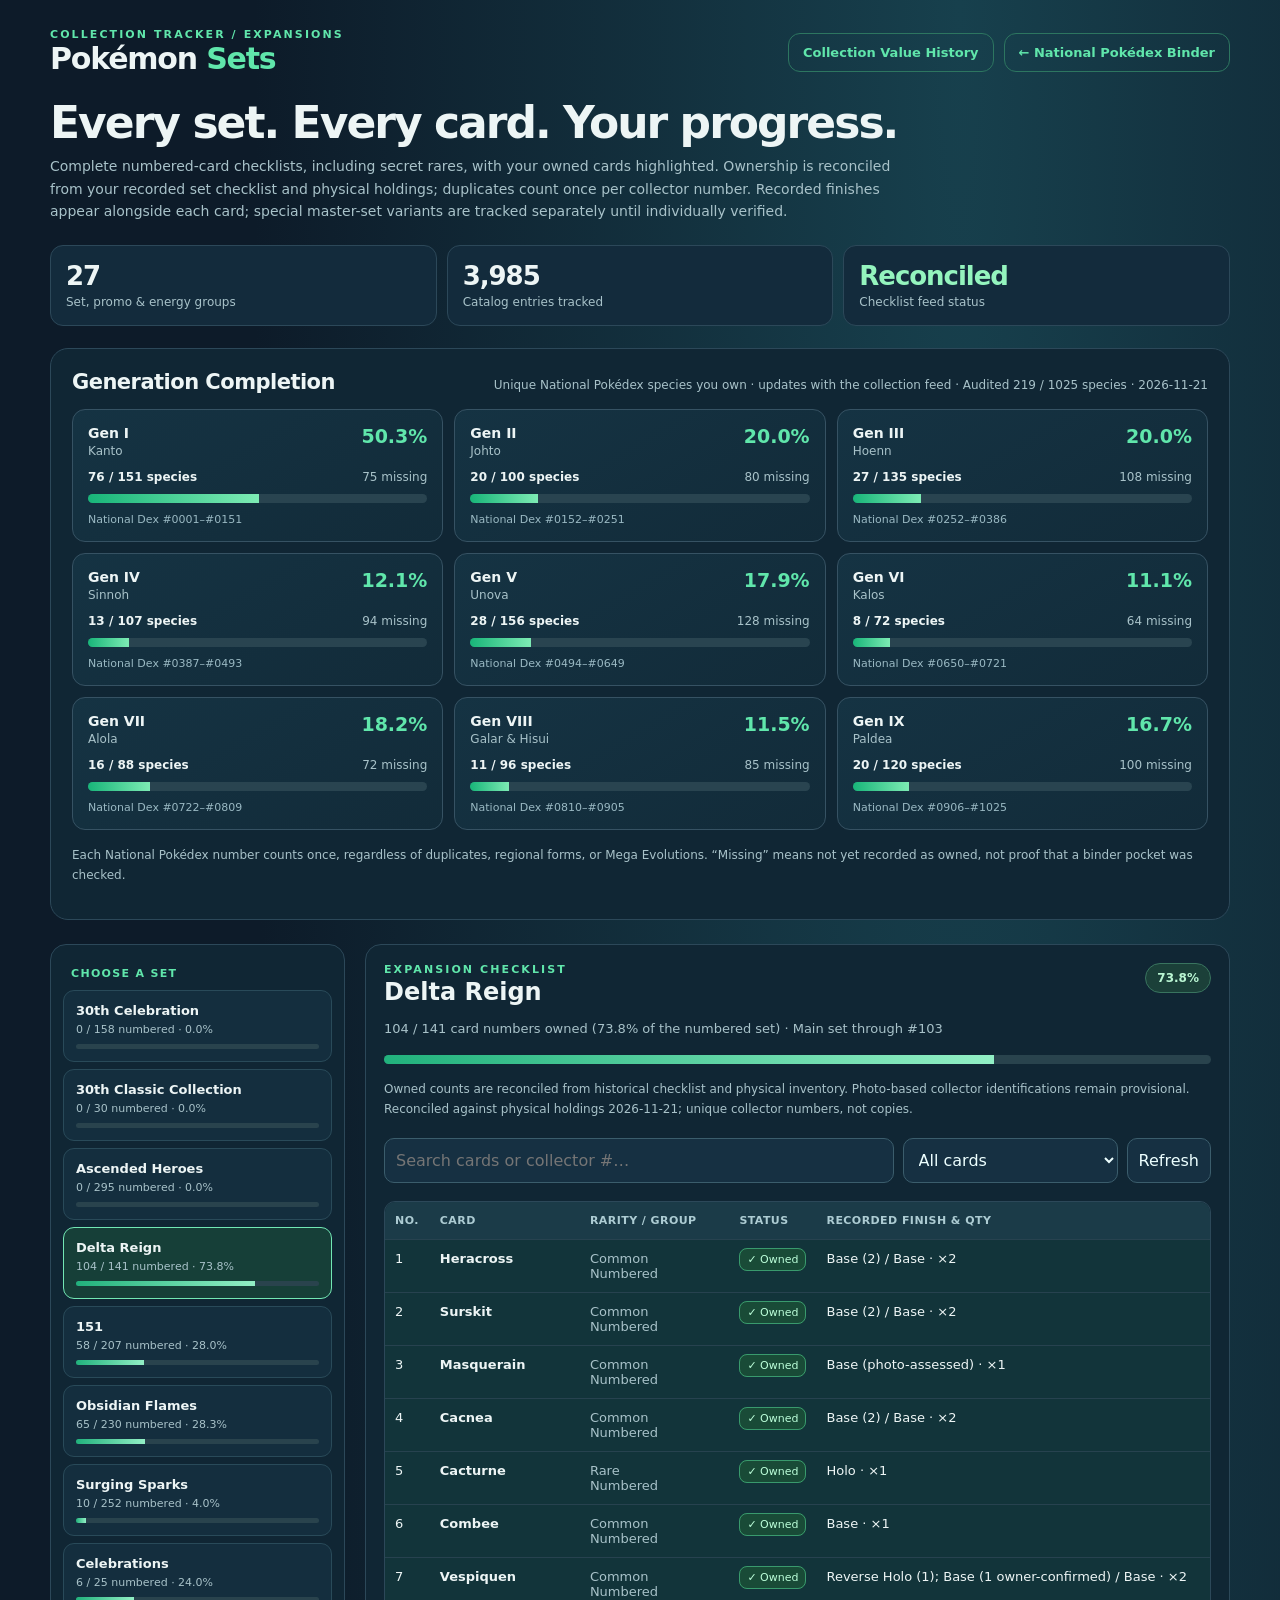
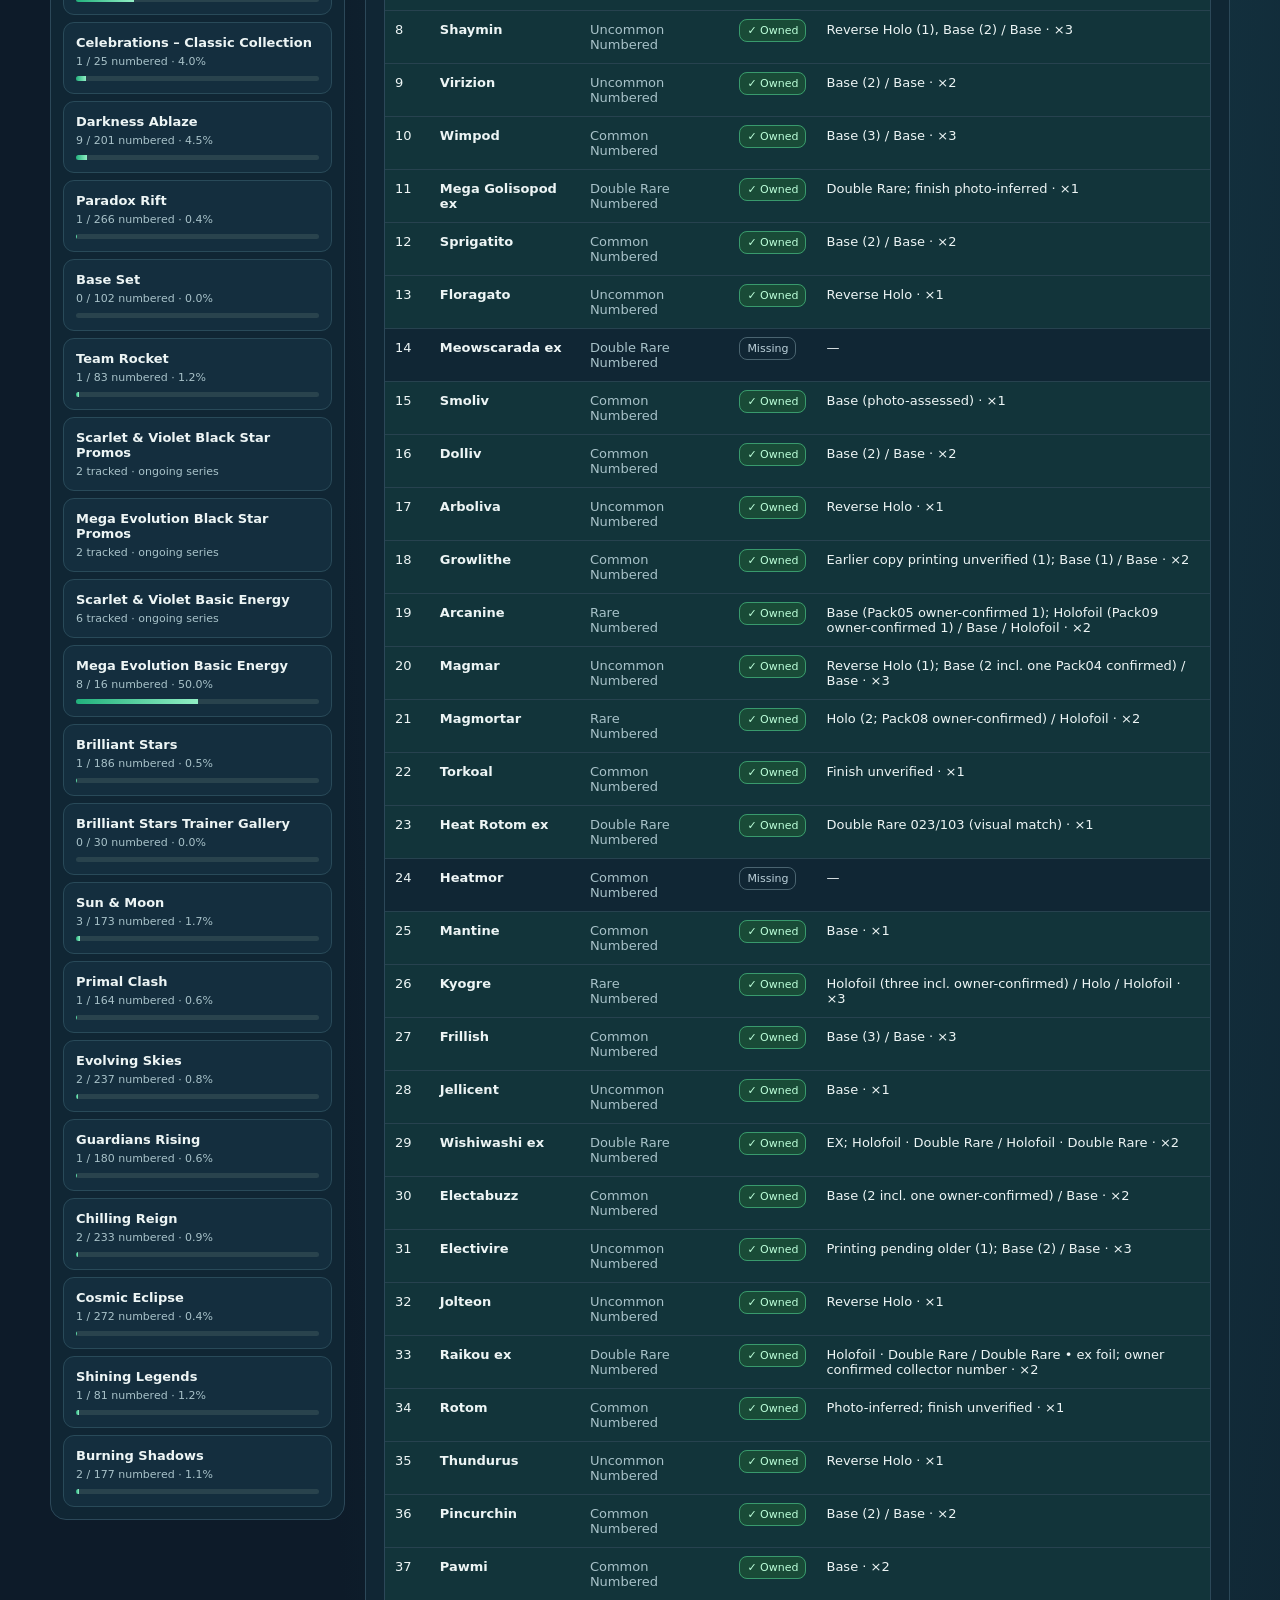
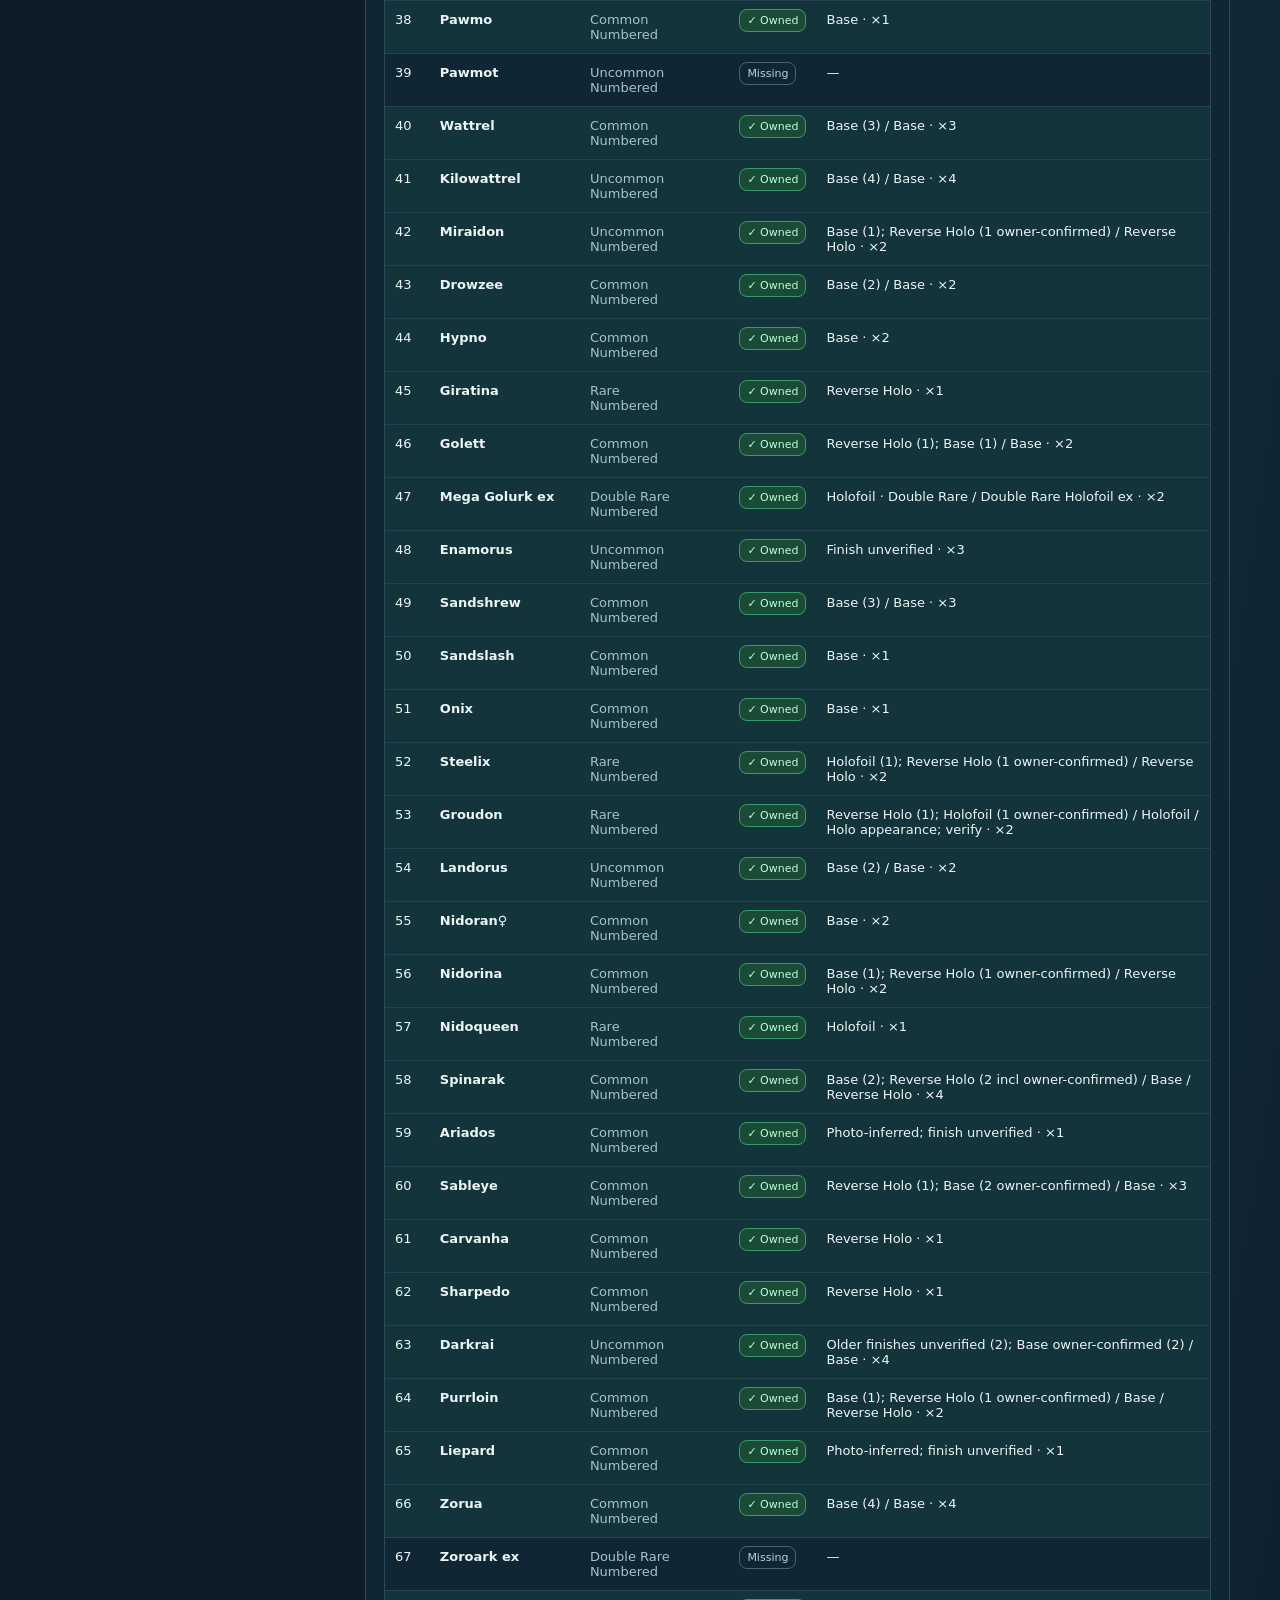
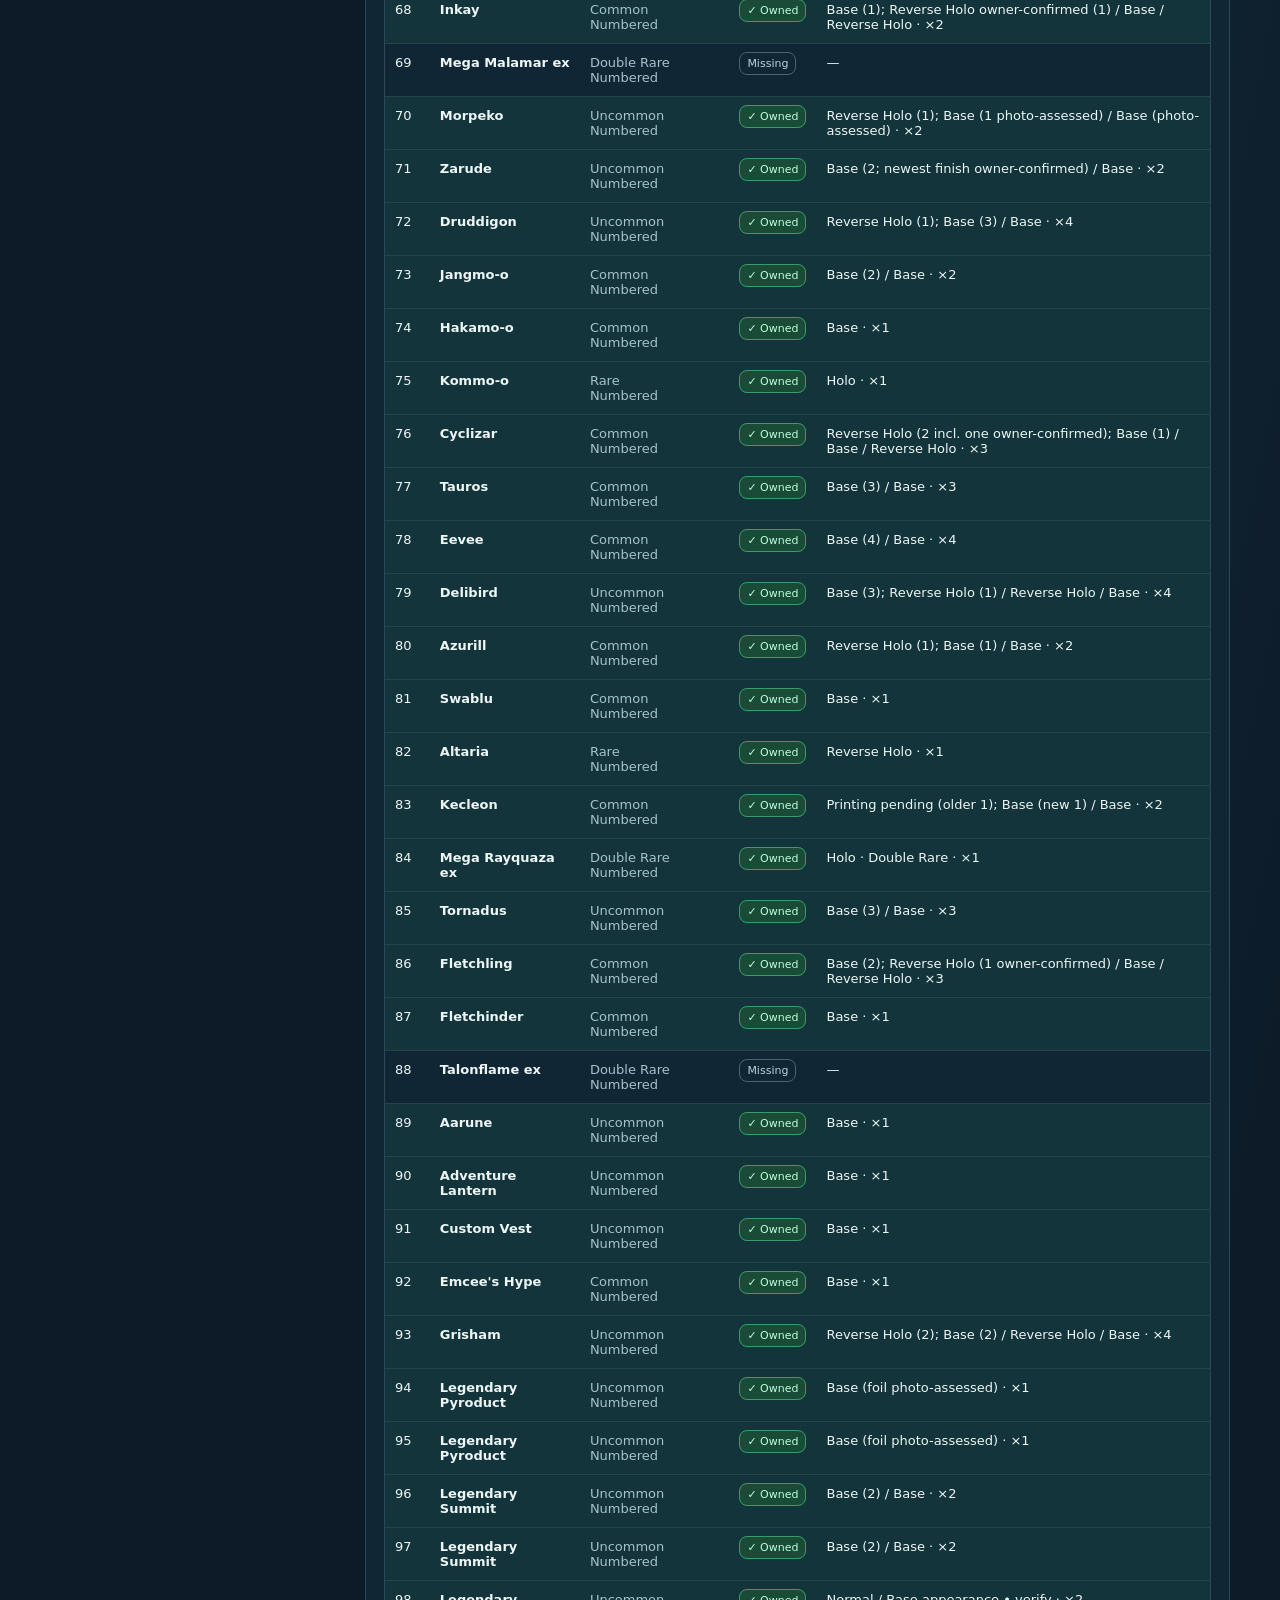
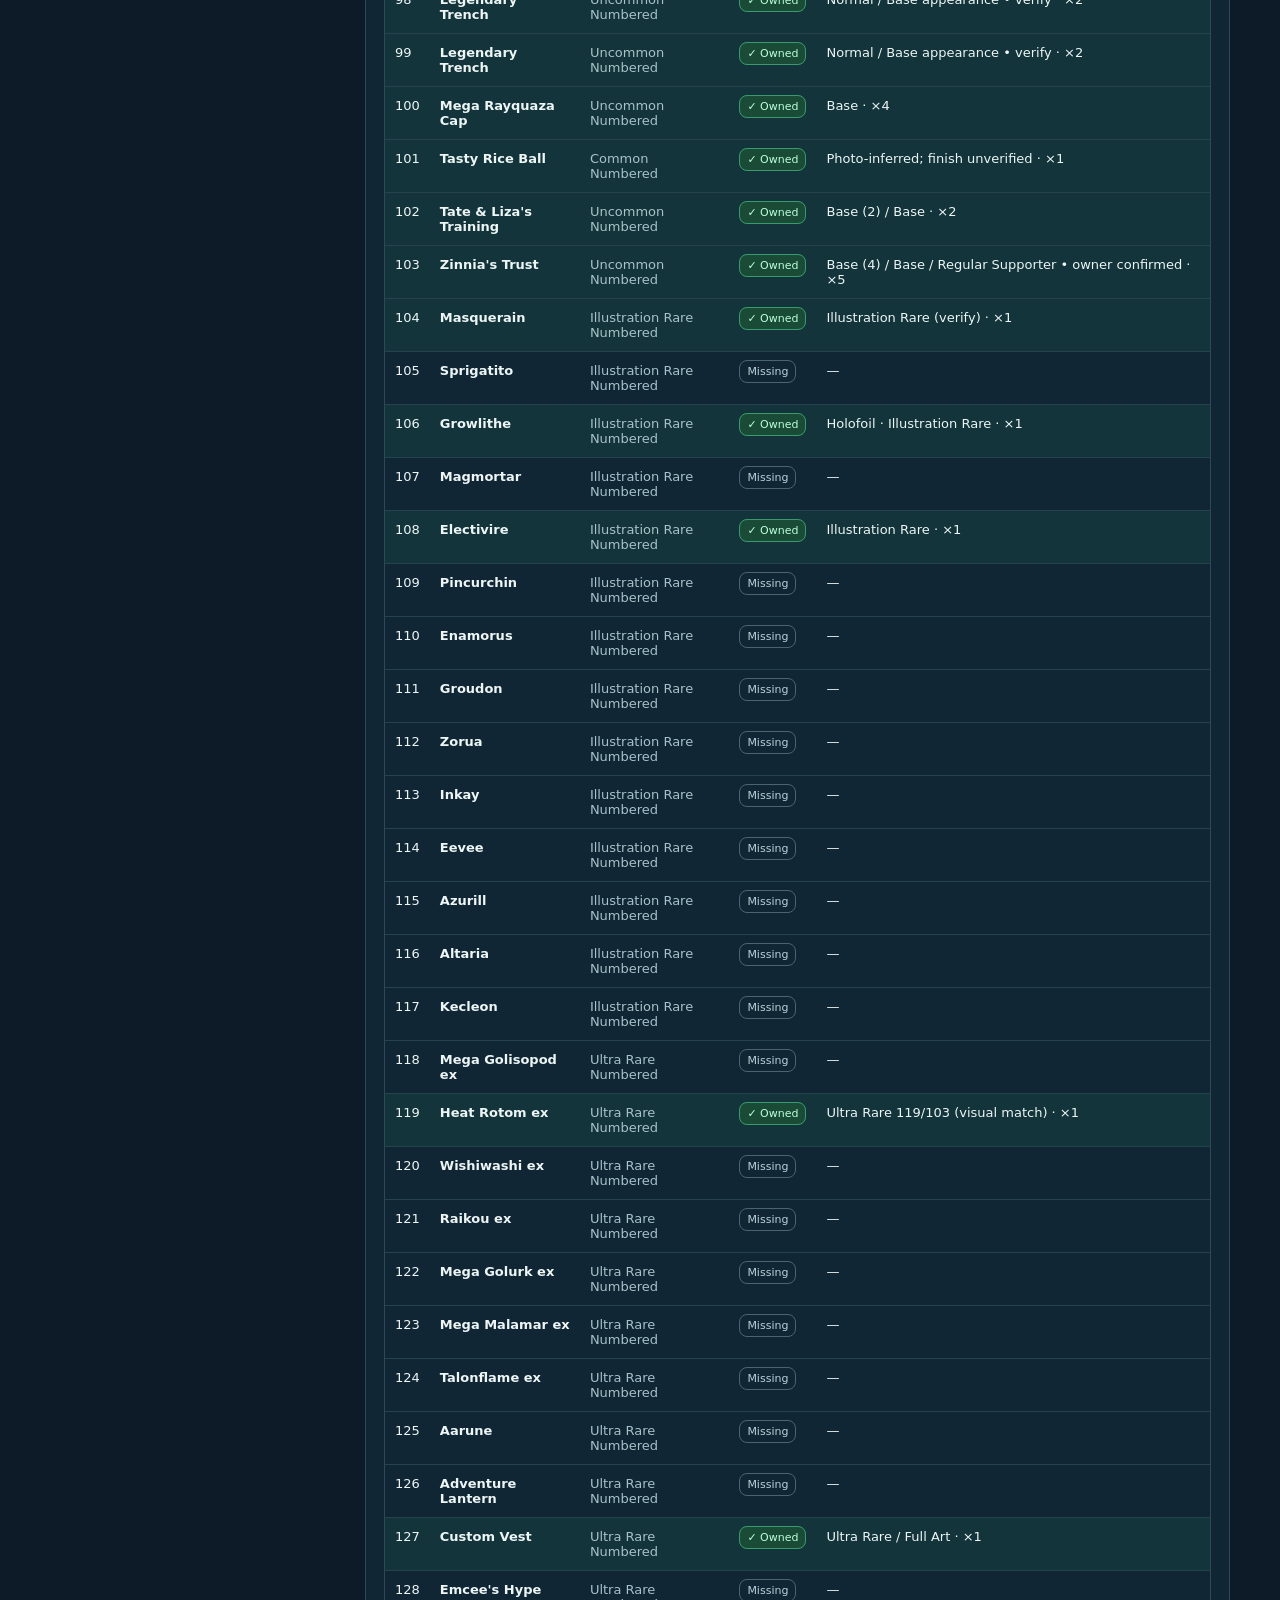
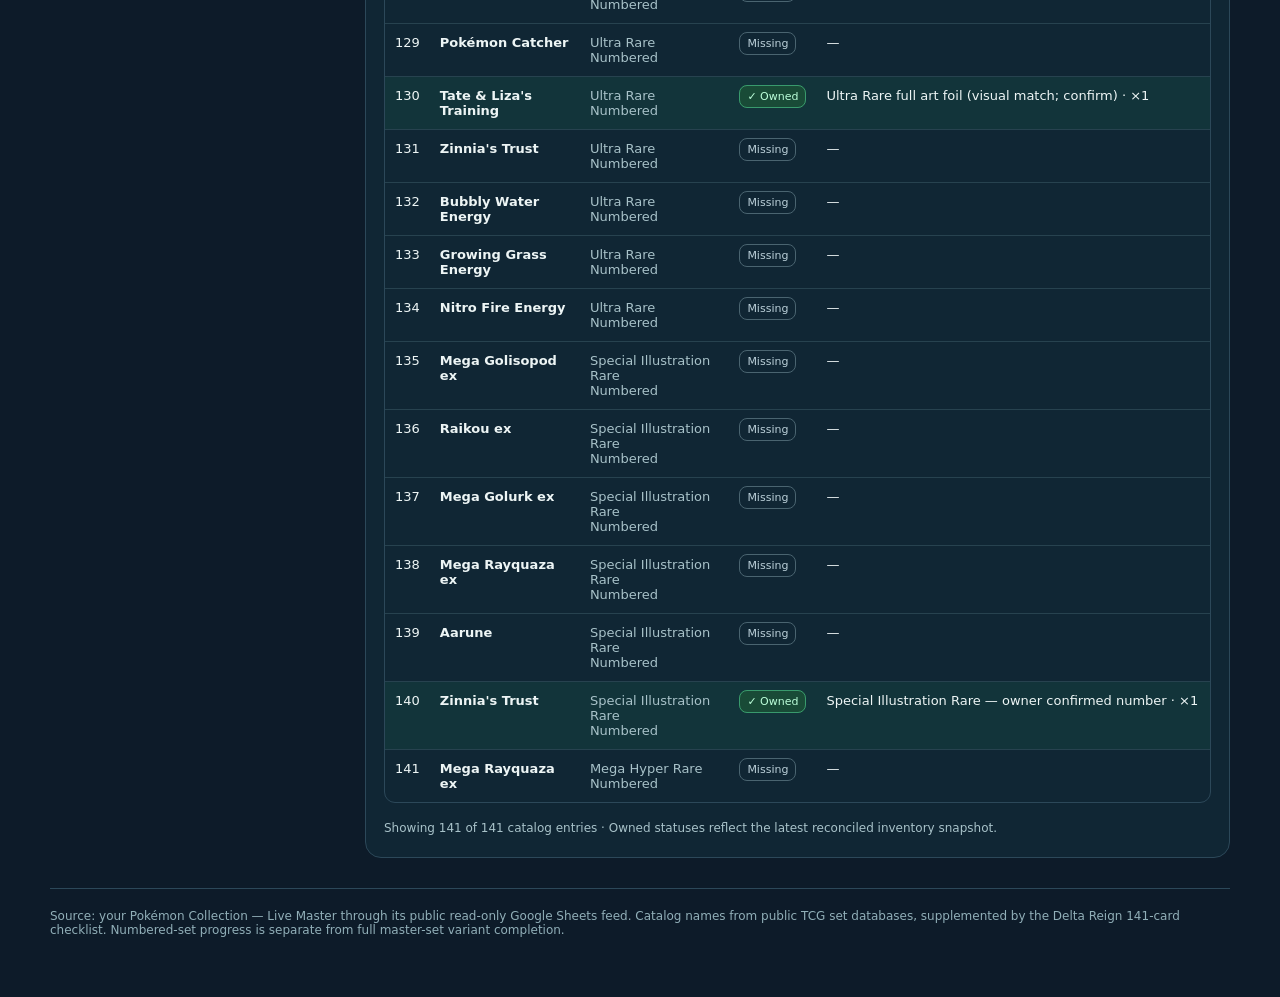
<file: sets.html>
<!doctype html>
<html lang="en"><head><meta charset="utf-8"><meta name="viewport" content="width=device-width,initial-scale=1"><meta name="theme-color" content="#102433">
<title>Set Checklists | Pokémon Binder</title>
<style>
:root{color-scheme:dark;--bg:#0d1b29;--panel:#132b3c;--panel2:#193346;--line:#2c4859;--text:#edf5f5;--muted:#a8c2c9;--mint:#60e6ab;--amber:#ffd68a}
*{box-sizing:border-box}body{margin:0;min-height:100vh;background:radial-gradient(ellipse at 75% 0%,#17404d,#0d1b29 52%);font-family:Inter,system-ui,-apple-system,Segoe UI,sans-serif;color:var(--text)}main{max-width:1220px;margin:auto;padding:28px 20px 60px}
nav{display:flex;gap:12px;flex-wrap:wrap;align-items:center;justify-content:space-between}.brand{font-size:30px;font-weight:850;letter-spacing:-.04em}.brand em{font-style:normal;color:var(--mint)}.navlink{color:var(--mint);text-decoration:none;font-size:13px;border:1px solid #2d7660;border-radius:12px;padding:11px 14px;font-weight:700}
.eyebrow{font-size:11px;letter-spacing:.19em;color:var(--mint);font-weight:750;text-transform:uppercase}h1{font-size:clamp(28px,5vw,44px);letter-spacing:-.045em;line-height:1.12;margin:22px 0 8px}h2{font-size:24px;margin:2px 0 12px}.description{max-width:850px;color:var(--muted);line-height:1.6;margin:0 0 23px;font-size:14px}button,input,select{font:inherit}.summary{display:grid;grid-template-columns:repeat(3,minmax(0,1fr));gap:10px;margin-bottom:22px}.metric{background:var(--panel);border:1px solid var(--line);border-radius:13px;padding:15px}.metric strong{display:block;font-size:26px;letter-spacing:-.04em}.metric span{font-size:12px;color:var(--muted)}
.layout{display:grid;grid-template-columns:295px minmax(0,1fr);gap:20px;align-items:start}.list{border:1px solid var(--line);border-radius:16px;background:#102634;padding:12px}.sectionname{font-size:11px;color:var(--mint);font-weight:800;letter-spacing:.12em;text-transform:uppercase;padding:10px 8px}.sets{display:grid;gap:7px}.setpick{width:100%;padding:12px;text-align:left;cursor:pointer;color:var(--text);background:#142e3e;border:1px solid #294a59;border-radius:11px}.setpick.active{border-color:#72e7b4;background:#163f38}.setpick:hover{border-color:#4ba486}.setpick b{display:block;font-size:13px}.setpick small{display:block;color:var(--muted);margin-top:5px;font-size:11px}.meter{height:5px;background:#29434d;border-radius:9px;overflow:hidden;margin-top:8px}.meter>i{display:block;height:100%;background:linear-gradient(90deg,#21b17c,#92efc5)}
.details{background:#102634;border:1px solid var(--line);border-radius:16px;padding:18px;min-width:0}.sectionhead{display:flex;align-items:flex-start;justify-content:space-between;gap:12px;flex-wrap:wrap}.summaryline{color:var(--muted);font-size:13px;line-height:1.65;margin-top:4px}.pill{border:1px solid #39745f;background:#1b4039;padding:7px 11px;border-radius:30px;font-size:12px;color:#baf6d3;font-weight:750}.controls{display:flex;gap:9px;flex-wrap:wrap;margin:18px 0}.control{background:#163042;border:1px solid #3b5d6c;color:#edffff;border-radius:10px;padding:11px;min-height:43px}.control:focus-visible{outline:2px solid var(--mint)}#cardsearch{min-width:170px;flex:1}.checks{display:flex;align-items:center;gap:7px;color:#cbdedf;font-size:12px;cursor:pointer}.checks input{accent-color:#40c893}.tablewrap{overflow:auto;border:1px solid var(--line);border-radius:11px}table{width:100%;border-collapse:collapse;min-width:650px;font-size:13px;text-align:left}thead{background:#1b3b48}th{color:#adccd3;font-size:11px;letter-spacing:.04em;text-transform:uppercase;padding:12px 10px;white-space:nowrap}td{padding:11px 10px;border-top:1px solid #27424f;vertical-align:top}tr.owned{background:rgba(37,149,103,.13)}td:nth-child(2){font-weight:700}.badge{font-size:11px;padding:4px 7px;border-radius:8px;white-space:nowrap;border:1px solid #4a6470;color:#bbd0d9}.badge.have{background:#194b37;color:#bcffda;border-color:#399a6d}.muted{color:var(--muted)}.subnote{font-size:12px;color:var(--muted);line-height:1.65;margin-top:16px}.subnote a{color:var(--mint)}.notice{padding:10px 12px;border:1px solid #706244;background:#353322;color:#eed5a0;border-radius:10px;font-size:12px;margin-top:11px}.empty{padding:26px;text-align:center;color:var(--muted)}footer{border-top:1px solid var(--line);margin-top:30px;padding-top:20px;font-size:12px;color:#91afb8}
@media(max-width:850px){.layout{grid-template-columns:1fr}.sets{grid-template-columns:repeat(2,minmax(0,1fr))}.list{max-height:none}}@media(max-width:550px){main{padding:19px 11px 38px}.summary{gap:6px}.metric{padding:11px}.metric strong{font-size:21px}.sets{grid-template-columns:1fr}.details{padding:12px}.controls{gap:8px}.control{width:100%}}
/* National Pokédex generation completion — fed by the same unique-species rows as the summary. */
.generationSection{margin:8px 0 24px;padding:21px;border:1px solid var(--line);border-radius:18px;background:#102634}
.generationHead{display:flex;gap:12px;align-items:baseline;justify-content:space-between;flex-wrap:wrap;margin-bottom:15px}
.generationHead h2{margin:0;font-size:21px;letter-spacing:-.025em}
.generationHead p{margin:0;color:var(--muted);font-size:12px;line-height:1.5}
.generationGrid{display:grid;grid-template-columns:repeat(3,minmax(0,1fr));gap:11px}
.generationCard{padding:15px;border:1px solid #365263;border-radius:13px;background:linear-gradient(150deg,#153343,#122b39);min-width:0}
.generationTop{display:flex;align-items:flex-start;justify-content:space-between;gap:10px}
.generationTitle{font-size:14px;font-weight:800}
.generationRegion{color:var(--muted);font-size:12px;margin-top:3px}
.generationPct{color:var(--mint);font-size:19px;font-weight:850;font-variant-numeric:tabular-nums}
.generationStats{display:flex;justify-content:space-between;gap:6px;flex-wrap:wrap;font-size:12px;margin-top:12px}
.generationStats strong{font-weight:800}
.generationMissing{color:var(--muted)}
.generationBar{height:9px;border-radius:20px;background:#294450;overflow:hidden;margin-top:10px}
.generationBar>div{height:100%;background:linear-gradient(90deg,#18b579,#7debb4);transition:width .3s}
.generationRange{font-size:11px;color:#9ab9c3;margin-top:10px}
@media(max-width:800px){.generationGrid{grid-template-columns:repeat(2,minmax(0,1fr))}}
@media(max-width:560px){.generationSection{padding:15px}.generationGrid{grid-template-columns:1fr}.generationHead{display:block}.generationHead p{margin-top:6px}}

</style></head><body><main>
<nav><div><div class="eyebrow">Collection tracker / expansions</div><div class="brand">Pokémon <em>Sets</em></div></div><div style="display:flex;gap:10px;flex-wrap:wrap"><a class="navlink" href="./values.html">Collection Value History</a><a class="navlink" href="./index.html">← National Pokédex Binder</a></div></nav>
<h1>Every set. Every card. Your progress.</h1>
<p class="description">Complete numbered-card checklists, including secret rares, with your owned cards highlighted. Ownership is reconciled from your recorded set checklist and physical holdings; duplicates count once per collector number. Recorded finishes appear alongside each card; special master-set variants are tracked separately until individually verified.</p>
<div class="summary"><div class="metric"><strong id="setcount">17</strong><span>Set, promo & energy groups</span></div><div class="metric"><strong id="catalogcount">—</strong><span>Catalog entries tracked</span></div><div class="metric"><strong id="sync">Connecting…</strong><span>Checklist feed status</span></div></div>
<section class="generationSection" id="generation-completion" aria-labelledby="generationHeading">
 <div class="generationHead"><h2 id="generationHeading">Generation Completion</h2><p>Unique National Pokédex species you own · updates with the collection feed <span id="generationSync">· Connecting…</span></p></div>
 <div class="generationGrid" id="generationGrid" aria-live="polite"><div class="subnote">Loading generation completion…</div></div>
 <p class="subnote">Each National Pokédex number counts once, regardless of duplicates, regional forms, or Mega Evolutions. “Missing” means not yet recorded as owned, not proof that a binder pocket was checked.</p>
</section>
<section class="layout"><aside class="list"><div class="sectionname">Choose a set</div><div class="sets" id="sets"></div></aside>
<article class="details"><div class="sectionhead"><div><div class="eyebrow">Expansion checklist</div><h2 id="title">Delta Reign</h2><div class="summaryline" id="info">Loading numbered checklist…</div></div><span class="pill" id="pct">—</span></div>
<div class="meter" style="height:9px;margin:16px 0 2px"><i id="progress" style="width:0%"></i></div><div id="setnote" class="subnote"></div>
<div class="controls"><input id="cardsearch" class="control" type="search" placeholder="Search cards or collector #…" aria-label="Search cards"><select id="filter" class="control" aria-label="Filter by ownership"><option value="all">All cards</option><option value="owned">Owned only</option><option value="missing">Missing only</option><option value="secret">Secret & bonus cards</option></select><button class="control" id="reload" type="button" style="cursor:pointer">Refresh</button></div>
<div class="tablewrap"><table><thead><tr><th>No.</th><th>Card</th><th>Rarity / group</th><th>Status</th><th>Recorded finish & qty</th></tr></thead><tbody id="rows"><tr><td colspan="5" class="empty">Loading…</td></tr></tbody></table></div>
<div id="countshown" class="subnote"></div></article></section>
<footer>Source: your Pokémon Collection — Live Master through its public read-only Google Sheets feed. Catalog names from public TCG set databases, supplemented by the Delta Reign 141-card checklist. Numbered-set progress is separate from full master-set variant completion.</footer>
</main><script>
"use strict";
const PUBLIC_SHEET="1Jrw80VgoSuXHK0RVL1nvubvQzTWDPGrHR_KkBsdX26o";
const $=id=>document.getElementById(id), escapeHtml=x=>String(x??"").replace(/[&<>"']/g,c=>({"&":"&amp;","<":"&lt;",">":"&gt;",'"':"&quot;","'":"&#39;"}[c]));
let catalog=null,ownership=null,overview=new Map(),activeId="me06",dataBySet=new Map(),loadingSets=new Map();
function loadTab(which,range,headers=0){
 return new Promise((resolve,reject)=>{
  const cb="pokemonSetCheck_"+Date.now()+"_"+Math.random().toString(36).slice(2);
  const script=document.createElement("script");
  const timeout=setTimeout(()=>{cleanup();reject(new Error("Live checklist request timed out"))},11000);
  function cleanup(){clearTimeout(timeout);try{delete window[cb]}catch(_){}script.remove()}
  window[cb]=payload=>{cleanup();if(payload.status!=="ok"){reject(new Error(payload.errors?.[0]?.detailed_message||"Feed unavailable"));return}resolve((payload.table?.rows||[]).map(r=>(r.c||[]).map(v=>v?.v??"")))};
  script.onerror=()=>{cleanup();reject(new Error("Google Sheets feed could not load"))};
  script.src="https://docs.google.com/spreadsheets/d/"+PUBLIC_SHEET+"/gviz/tq?sheet="+encodeURIComponent(which)+"&range="+encodeURIComponent(range)+"&headers="+headers+"&tqx="+encodeURIComponent("out:json;responseHandler:"+cb)+"&cache="+Date.now();
  document.head.appendChild(script)
 })
}
const GENERATIONS=[
 {number:"I",region:"Kanto",start:1,end:151},
 {number:"II",region:"Johto",start:152,end:251},
 {number:"III",region:"Hoenn",start:252,end:386},
 {number:"IV",region:"Sinnoh",start:387,end:493},
 {number:"V",region:"Unova",start:494,end:649},
 {number:"VI",region:"Kalos",start:650,end:721},
 {number:"VII",region:"Alola",start:722,end:809},
 {number:"VIII",region:"Galar & Hisui",start:810,end:905},
 {number:"IX",region:"Paldea",start:906,end:1025}
];
function renderGenerationCompletion(ownedNumbers){
 $("generationGrid").innerHTML=GENERATIONS.map(gen=>{
  const total=gen.end-gen.start+1;
  let owned=0;for(let dex=gen.start;dex<=gen.end;dex++)if(ownedNumbers.has(dex))owned++;
  const percent=100*owned/total;
  return '<article class="generationCard"><div class="generationTop"><div><div class="generationTitle">Gen '+gen.number+'</div><div class="generationRegion">'+gen.region+'</div></div><div class="generationPct">'+percent.toFixed(1)+'%</div></div>'+
   '<div class="generationStats"><strong>'+owned+' / '+total+' species</strong><span class="generationMissing">'+(total-owned)+' missing</span></div>'+
   '<div class="generationBar" role="progressbar" aria-label="Generation '+gen.number+' completion" aria-valuemin="0" aria-valuemax="100" aria-valuenow="'+percent.toFixed(1)+'"><div style="width:'+percent.toFixed(2)+'%"></div></div>'+
   '<div class="generationRange">National Dex #'+String(gen.start).padStart(4,"0")+'–#'+String(gen.end).padStart(4,"0")+'</div></article>';
 }).join("");
}
async function refreshGenerationCompletion(){
 const sync=$("generationSync");
 sync.textContent="· Checking reconciled species…";
 try{
  const response=await fetch("./species-completion.json?cache="+Date.now(),{cache:"no-store"});
  if(!response.ok)throw Error("Species snapshot unavailable");
  const snapshot=await response.json();
  const ownedNumbers=new Set(snapshot.ownedDexNumbers.map(Number));
  if(ownedNumbers.size!==snapshot.ownedSpecies)throw Error("Species count mismatch");
  renderGenerationCompletion(ownedNumbers);
  sync.textContent="· Audited "+snapshot.ownedSpecies+" / "+snapshot.totalSpecies+" species · "+snapshot.asOf;
 }catch(e){sync.textContent="· Audited species data unavailable; counts not guessed";}
}

function summaryFor(set){const local=ownership?.sets?.[set.id];if(local){const have=local.ownedIncludingPending??local.owned,total=set.total;return {have,total,pct:total?100*have/total:0,variant:"Reconciled against physical holdings 2026-11-21; unique collector numbers, not copies"}}const row=overview.get(set.name);if(!row)return null;const have=Number(row[1])||0,total=Number(row[2])||null;return{have,total,pct:total?100*have/total:0,variant:row[4]||""}}
function renderPicks(){if(!catalog)return;const html=catalog.sets.map(set=>{let m=summaryFor(set);let label=m?(m.total?m.have+" / "+m.total+" numbered · "+(100*m.have/m.total).toFixed(1)+"%":m.have+" tracked · ongoing series"):"Click to view the checklist";return '<button type="button" class="setpick'+(set.id===activeId?" active":"")+'" data-set="'+escapeHtml(set.id)+'" aria-pressed="'+(set.id===activeId)+'"><b>'+escapeHtml(set.name)+'</b><small>'+escapeHtml(label)+'</small>'+(m?.total?'<div class="meter"><i style="width:'+Math.min(100,m.pct)+'%"></i></div>':"")+'</button>'}).join("");$("sets").innerHTML=html;$("sets").querySelectorAll("[data-set]").forEach(b=>b.addEventListener("click",()=>selectSet(b.dataset.set)))}
const PACK12_SET_START_ROWS={"swsh9":2254,"swsh9tg":2440,"sm1":2671,"xy5":2844,"swsh7":3008,"sm2":3245,"swsh6":3425,"sm12":3658,"sm35":3930,"sm3":4011};
function offsetFor(set){if(Object.prototype.hasOwnProperty.call(PACK12_SET_START_ROWS,set.id)){const first=PACK12_SET_START_ROWS[set.id];return {first,last:first+set.cards.length-1}}let first=2;for(const s of catalog.sets){if(s.id===set.id)return{first,last:first+s.cards.length-1};first+=s.cards.length}throw Error("Set missing from catalog")}
async function fetchSet(set){
 if(dataBySet.has(set.id))return dataBySet.get(set.id);
 const local=ownership?.sets?.[set.id];
 if(!local)throw Error("Reconciled checklist not loaded");
 const rows=local.entries.map(e=>[set.name,set.id,e.number,e.name,e.rarity,"Numbered",e.owned?"Owned":(e.pendingOwned?"Printing pending":"Missing"),e.qty,e.finishes,e.source,e.basis]);
 dataBySet.set(set.id,rows);return rows;
}
function showInfo(set,rows){const m=summaryFor(set);const owned=ownership?.sets?.[set.id]?.ownedIncludingPending??(rows?rows.filter(r=>r[6]==="Owned").length:(m?.have??null));const total=set.total;const denom=total!=null?total:set.cards.length;
 $("title").textContent=set.name;
 $("info").textContent=(owned==null?"—":owned)+" / "+(total??"open-ended")+" card numbers owned"+(total?" ("+(100*owned/total).toFixed(1)+"% of the numbered set)":"")+" · "+(set.official?"Main set through #"+set.official:"Special subset / ongoing series");
 $("pct").textContent=total&&owned!=null?(100*owned/total).toFixed(1)+"%":(total?"—":"Ongoing");
 $("progress").style.width=total&&owned!=null?Math.min(100,100*owned/total)+"%":"0%";
 const note=(ownership?.sets?.[set.id]?"Owned counts are reconciled from historical checklist and physical inventory. Photo-based collector identifications remain provisional."+(ownership.sets[set.id].pendingUnassigned?" "+ownership.sets[set.id].pendingUnassigned+" owned card(s) have unresolved printings; counted once provisionally, not once per possible printing.":""):(set.notes||""))+(m?.variant?" "+m.variant+".":"");
 $("setnote").textContent=note;
}
function renderCards(set){const rows=dataBySet.get(set.id);showInfo(set,rows);if(!rows){$("rows").innerHTML='<tr><td colspan="5" class="empty">Reconciled checklist unavailable. Try Refresh.</td></tr>';$("countshown").textContent="";return}
 const term=$("cardsearch").value.toLowerCase().trim(),filter=$("filter").value;
 const shown=rows.filter(r=>(!term||[r[2],r[3],r[4],r[7],r[8]].some(x=>String(x||"").toLowerCase().includes(term)))&&(filter==="all"||(filter==="owned"&&(r[6]==="Owned"||r[6]==="Printing pending"))||(filter==="missing"&&r[6]!=="Owned"&&r[6]!=="Printing pending")||(filter==="secret"&&["Secret","RGB bonus","Classic reprint"].includes(String(r[5])))));
 $("rows").innerHTML=shown.map(r=>{let owned=r[6]==="Owned",pending=r[6]==="Printing pending",status=owned?"✓ Owned":pending?"Owned · printing pending":"Missing",finish=owned?(String(r[8]||"Unverified")+" · ×"+(Number(r[7])||1)):(pending?"1 copy across possible printings":"—");return '<tr class="'+(owned?"owned":"")+'"><td>'+escapeHtml(r[2])+'</td><td>'+escapeHtml(r[3])+'</td><td><span class="muted">'+escapeHtml(r[4])+'</span><br><span class="muted">'+escapeHtml(r[5])+'</span></td><td><span class="badge '+(owned?"have":"")+'">'+status+'</span>'+(owned&&String(r[10]).includes("verify")?'<div class="muted" style="font-size:10px;margin-top:4px">Printing to verify</div>':"")+'</td><td>'+escapeHtml(finish)+'</td></tr>'}).join("")||'<tr><td colspan="5" class="empty">No cards match this filter.</td></tr>';
 $("countshown").textContent="Showing "+shown.length+" of "+rows.length+" catalog entries · Owned statuses reflect the latest reconciled inventory snapshot.";
}
async function selectSet(id){activeId=id;const set=catalog?.sets.find(s=>s.id===id);if(!set)return;renderPicks();showInfo(set,dataBySet.get(id));$("rows").innerHTML='<tr><td colspan="5" class="empty">Loading live ownership for this set…</td></tr>';try{await fetchSet(set);if(activeId===id){renderCards(set);$("sync").textContent="Reconciled";$("sync").style.color="#94f4be"}}catch(e){if(activeId===id){renderCards(set);$("sync").textContent="Review feed";$("sync").style.color="#ffd68a";$("setnote").textContent+=" The public Google Sheet could not supply the card rows: "+e.message}}}
async function start(){try{const [resp,ownResp]=await Promise.all([fetch("./set-catalog.json",{cache:"no-store"}),fetch("./set-ownership.json",{cache:"no-store"})]);if(!resp.ok||!ownResp.ok)throw Error("Reconciled catalog not loaded");catalog=await resp.json();ownership=await ownResp.json();$("setcount").textContent=catalog.sets.length;$("catalogcount").textContent=catalog.sets.reduce((n,s)=>n+s.cards.length,0).toLocaleString();renderPicks();await selectSet(activeId)}catch(e){$("sync").textContent="Offline";$("rows").innerHTML='<tr><td colspan="5" class="empty">Could not load the catalog. '+escapeHtml(e.message)+'</td></tr>'}}
$("cardsearch").oninput=()=>{const s=catalog?.sets.find(x=>x.id===activeId);if(s)renderCards(s)};$("filter").onchange=()=>{const s=catalog?.sets.find(x=>x.id===activeId);if(s)renderCards(s)};$("reload").onclick=()=>{refreshGenerationCompletion();dataBySet.clear();start()};
refreshGenerationCompletion();
start();
</script></body></html>
</file>
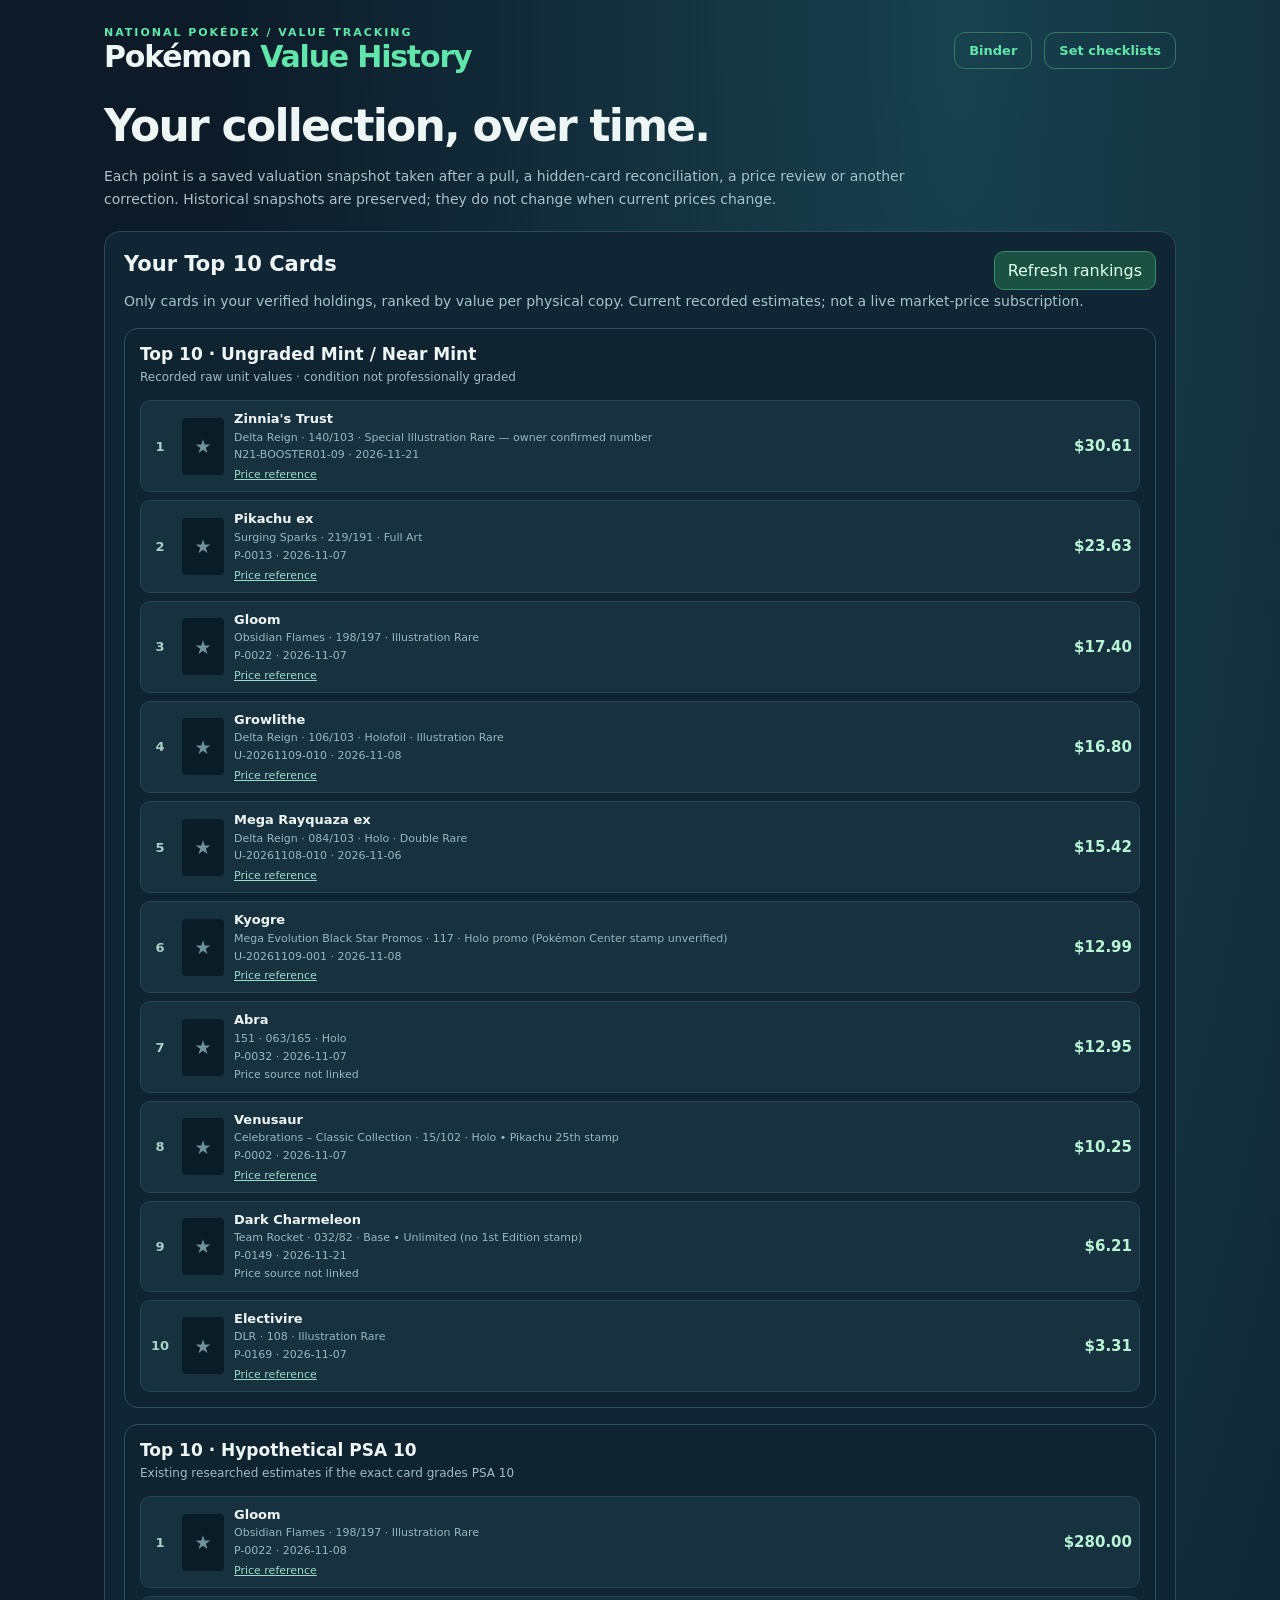
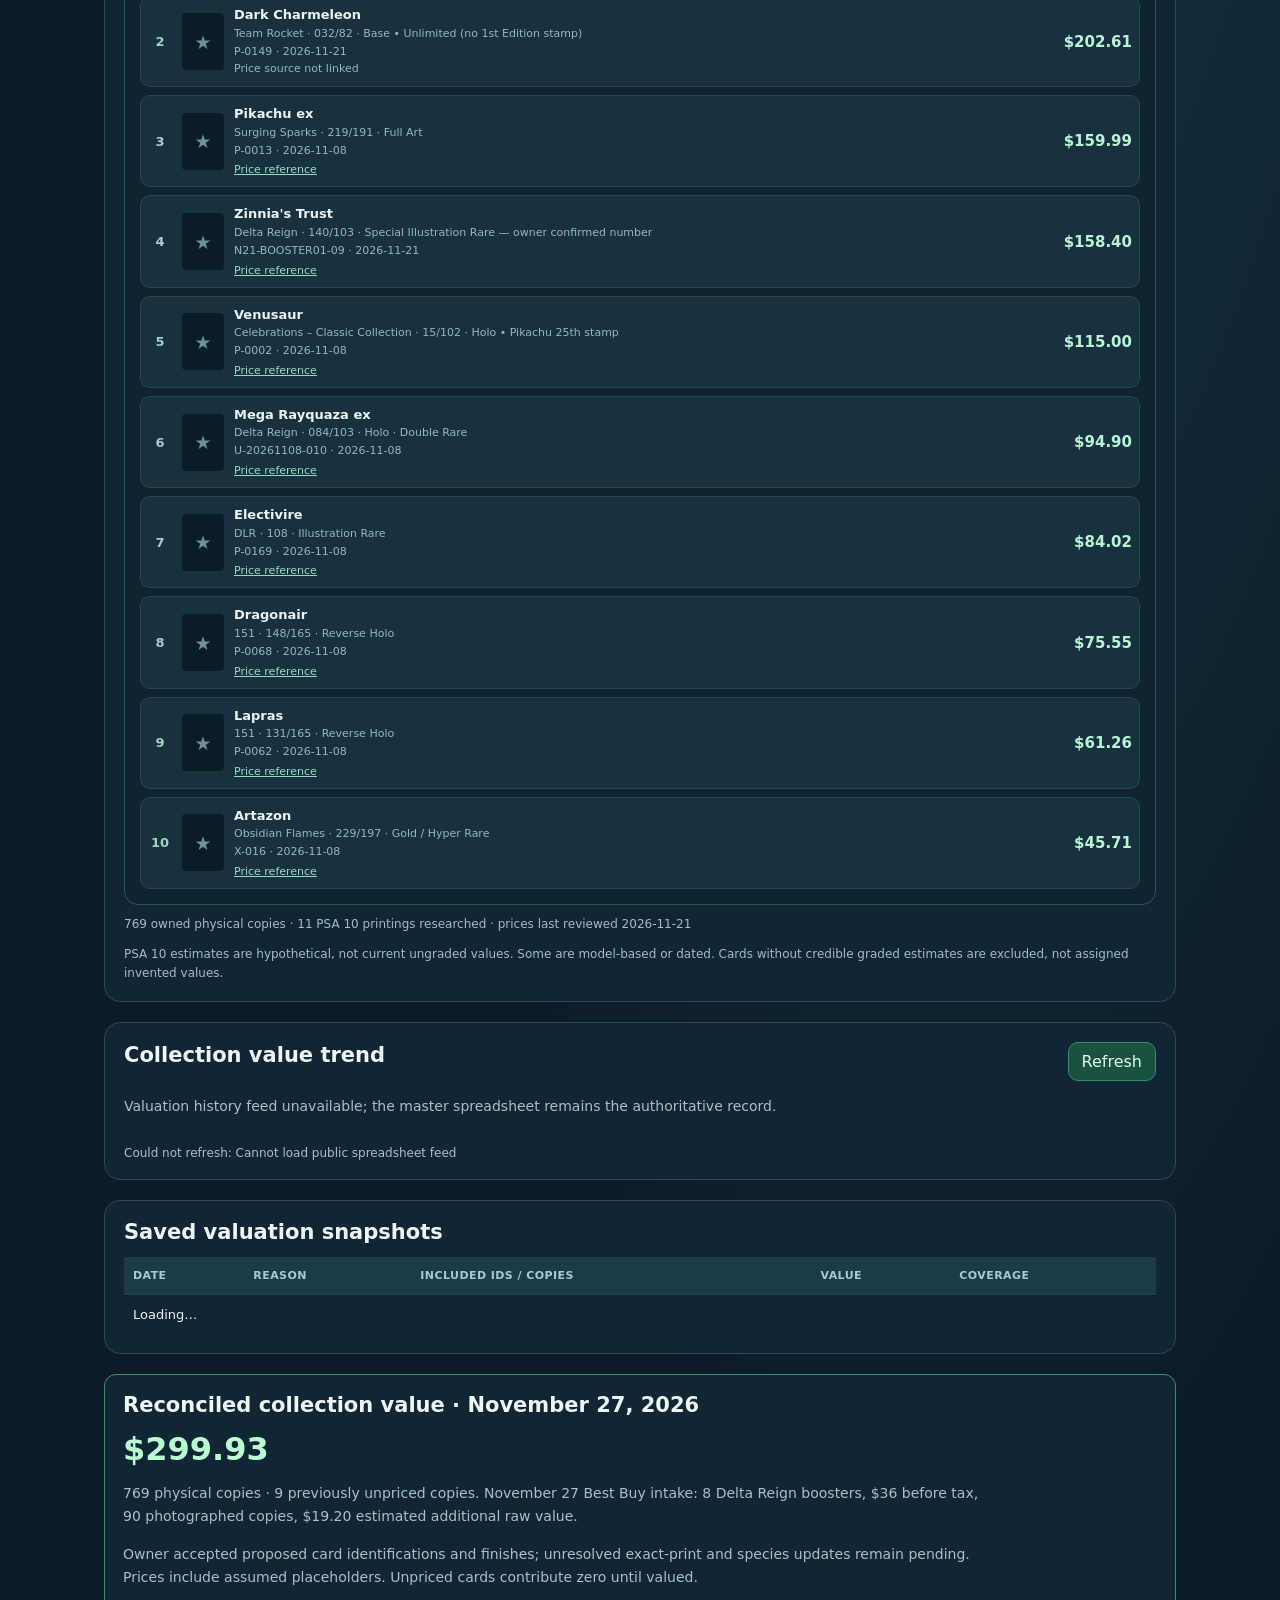
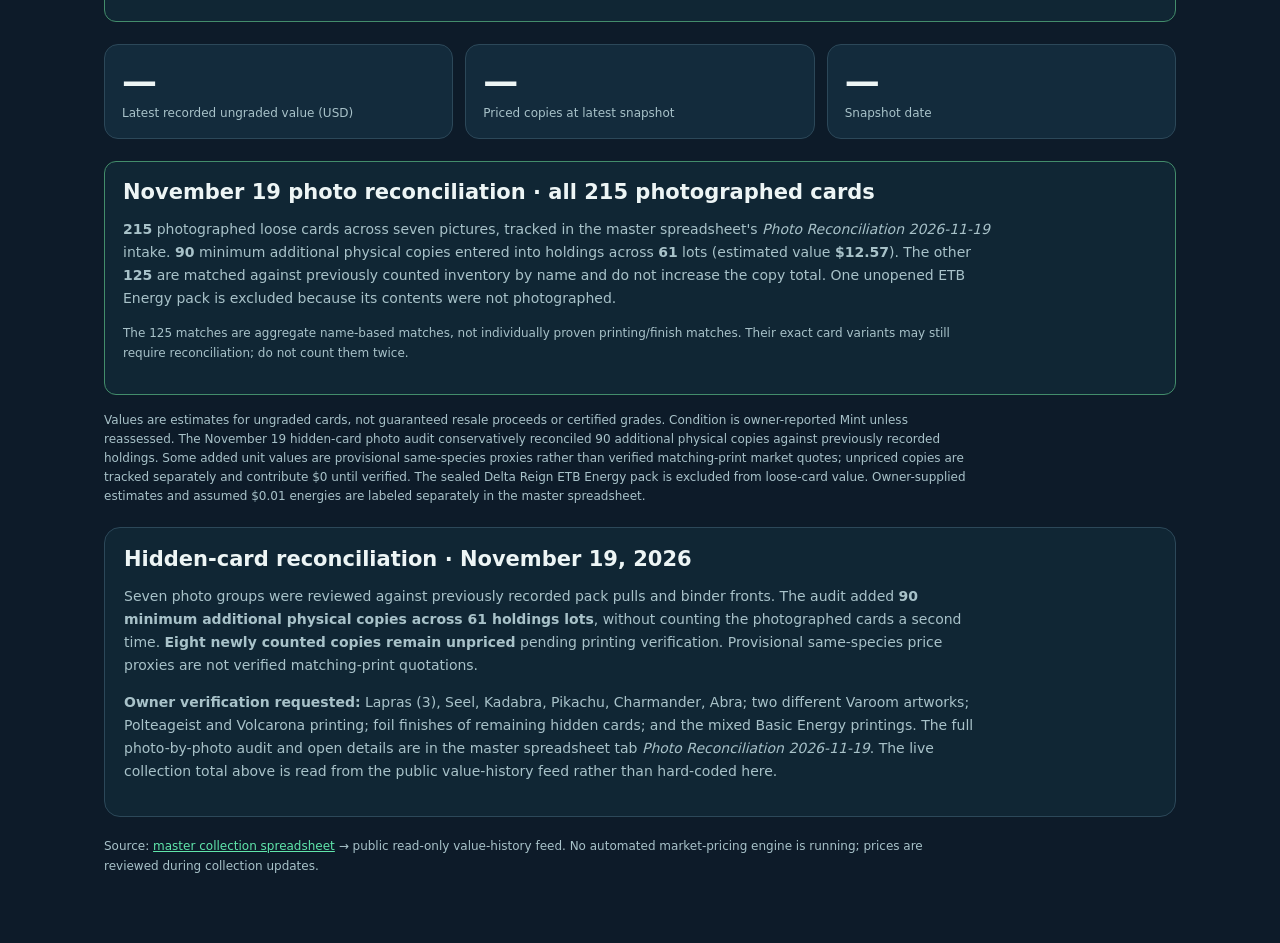
<file: values.html>
<!doctype html>
<html lang="en"><head><meta charset="utf-8"><meta name="viewport" content="width=device-width,initial-scale=1">
<meta name="theme-color" content="#102433"><meta name="description" content="Saved historical collection values and price tracking for Pokémon Binder">
<title>Collection Value History | Pokémon Binder</title>
<style>
:root{color-scheme:dark;--bg:#0d1b29;--panel:#132b3c;--line:#2c4859;--text:#edf5f5;--muted:#a8c2c9;--mint:#60e6ab}
*{box-sizing:border-box}body{margin:0;min-height:100vh;background:radial-gradient(ellipse at 75% 0%,#18414e,#0d1b29 55%);color:var(--text);font-family:Inter,system-ui,-apple-system,Segoe UI,sans-serif}
main{max-width:1110px;margin:auto;padding:26px 19px 55px}nav{display:flex;justify-content:space-between;gap:12px;flex-wrap:wrap;align-items:center}.brand{font-size:30px;font-weight:850;letter-spacing:-.04em}.brand em{color:var(--mint);font-style:normal}.eyebrow{color:var(--mint);font-size:11px;text-transform:uppercase;letter-spacing:.18em;font-weight:700}
a{color:var(--mint)}.navlink{text-decoration:none;border:1px solid #357761;border-radius:11px;padding:10px 14px;font-size:13px;font-weight:700}h1{font-size:clamp(28px,5vw,44px);letter-spacing:-.04em;margin:26px 0 8px}p{color:var(--muted);line-height:1.65;max-width:870px;font-size:14px}.summary{display:grid;grid-template-columns:repeat(3,minmax(0,1fr));gap:12px;margin:22px 0}.metric{background:var(--panel);border:1px solid var(--line);border-radius:14px;padding:17px}.metric strong{display:block;font-size:clamp(22px,4vw,35px);font-variant-numeric:tabular-nums}.metric span{font-size:12px;color:var(--muted)}.panel{background:#102634;border:1px solid var(--line);border-radius:16px;padding:19px;margin:20px 0}h2{font-size:21px;margin:0 0 13px}.chart{width:100%;overflow:auto}svg{display:block;width:100%;height:auto;min-height:200px;max-height:380px}svg text{font:12px Inter,system-ui,sans-serif;fill:var(--muted)}.tablewrap{max-width:100%;overflow:auto}table{border-collapse:collapse;width:100%;min-width:670px;text-align:left;font-size:13px}th{font-size:11px;text-transform:uppercase;letter-spacing:.04em;color:#abc9d0;background:#1b3b48;padding:12px 9px}td{padding:12px 9px;border-top:1px solid #254353;vertical-align:top}td:nth-child(4){font-weight:750;color:#b9f5d5}.foot{font-size:12px;color:var(--muted);line-height:1.6}.status{font-size:12px;color:var(--muted);margin-top:14px}button{padding:9px 13px;background:#1b5140;border:1px solid #388d6c;border-radius:10px;color:#dcffe9;font:inherit;cursor:pointer}button:hover{background:#23634e}@media(max-width:550px){.metric{padding:11px}.summary{gap:6px}.metric strong{font-size:22px}.panel{padding:12px}}

/* Collection leaders */
.rankIntro{max-width:none;margin:0 0 15px}.rankGrid{display:grid;grid-template-columns:minmax(0,1fr);gap:16px}.rankPanel{background:#102330;border:1px solid #2b5360;border-radius:14px;padding:15px;min-width:0}.rankPanel h3{font-size:17px;margin:0 0 4px}.rankPanel .sub{font-size:12px;color:#9cbec6;margin:0 0 12px}.leaders{list-style:none;counter-reset:none;margin:0;padding:0;display:grid;gap:8px}.leaders li{display:grid;grid-template-columns:24px 42px minmax(0,1fr) auto;gap:10px;align-items:center;padding:9px 7px;border:1px solid #254754;border-radius:10px;background:#17313e}.rankNum{font-size:13px;font-weight:800;color:#a5d2c4;text-align:center}.rankArt{width:42px;height:57px;object-fit:contain;border-radius:4px;background:#0a1c26}.rankArt.blank{display:flex;align-items:center;justify-content:center;color:#6e929d;font-size:19px}.rankMeta{min-width:0}.rankMeta strong{font-size:13px;display:block;line-height:1.35;overflow-wrap:anywhere}.rankMeta small{display:block;color:#96b8c2;font-size:11px;line-height:1.35;margin-top:3px}.rankValue{font-size:15px;font-weight:850;color:#b9f5d5;white-space:nowrap}.rankSource{font-size:11px;display:inline-block;margin-top:4px;text-decoration:underline;color:#9adbc8}.rankEmpty{color:#a8c2c9;font-size:13px;padding:17px}.topHeader{display:flex;justify-content:space-between;align-items:center;gap:12px;flex-wrap:wrap}.topStatus{margin:12px 0 0;font-size:12px;color:#9ebfc8}.rankFoot{font-size:12px;color:#9ebfc8;line-height:1.55;margin:14px 0 0;max-width:none}@media(max-width:920px){.rankGrid{grid-template-columns:1fr}}@media(max-width:480px){.rankPanel{padding:10px}.leaders li{grid-template-columns:19px 32px minmax(0,1fr) auto;gap:6px;padding:8px 5px}.rankArt{width:32px;height:44px}.rankValue{font-size:13px}.rankMeta strong{font-size:12px}.rankMeta small{font-size:10px}}

</style></head><body><main>
<nav><div><div class="eyebrow">National Pokédex / value tracking</div><div class="brand">Pokémon <em>Value History</em></div></div><div style="display:flex;gap:12px;flex-wrap:wrap"><a class="navlink" href="./index.html">Binder</a><a class="navlink" href="./sets.html">Set checklists</a></div></nav>
<h1>Your collection, over time.</h1>
<p>Each point is a saved valuation snapshot taken after a pull, a hidden-card reconciliation, a price review or another correction. Historical snapshots are preserved; they do not change when current prices change.</p>
<section class="panel" id="top-cards" aria-labelledby="top-title">
 <div class="topHeader"><h2 id="top-title">Your Top 10 Cards</h2><button type="button" id="topReload">Refresh rankings</button></div>
 <p class="rankIntro">Only cards in your verified holdings, ranked by value per physical copy. Current recorded estimates; not a live market-price subscription.</p>
 <div class="rankGrid">
  <div class="rankPanel"><h3>Top 10 · Ungraded Mint / Near Mint</h3><p class="sub">Recorded raw unit values · condition not professionally graded</p><ol id="topRaw" class="leaders"><li class="rankEmpty">Loading collection rankings…</li></ol></div>
  <div class="rankPanel"><h3>Top 10 · Hypothetical PSA 10</h3><p class="sub">Existing researched estimates if the exact card grades PSA 10</p><ol id="topPSA" class="leaders"><li class="rankEmpty">Loading PSA 10 comparisons…</li></ol></div>
 </div>
 <div class="topStatus" id="topSync" aria-live="polite">Loading reconciled inventory…</div>
 <p class="rankFoot">PSA 10 estimates are hypothetical, not current ungraded values. Some are model-based or dated. Cards without credible graded estimates are excluded, not assigned invented values.</p>
</section>
<section class="panel"><div style="display:flex;justify-content:space-between;align-items:center;gap:12px;flex-wrap:wrap"><h2>Collection value trend</h2><button type="button" id="reload">Refresh</button></div><div class="chart" id="chart"><p>Loading recorded snapshots…</p></div><div class="status" id="sync">Connecting to the collection spreadsheet…</div></section>
<section class="panel"><h2>Saved valuation snapshots</h2><div class="tablewrap"><table><thead><tr><th>Date</th><th>Reason</th><th>Included IDs / copies</th><th>Value</th><th>Coverage</th></tr></thead><tbody id="rows"><tr><td colspan="5">Loading…</td></tr></tbody></table></div></section>
<section class="panel" id="reconciled-valuation" style="border:1px solid #438d6b;padding:18px;margin:16px 0;border-radius:12px"><h2>Reconciled collection value · November 27, 2026</h2><div style="font-size:32px;font-weight:800;color:#baffd2">$299.93</div><p>769 physical copies · 9 previously unpriced copies. November 27 Best Buy intake: 8 Delta Reign boosters, $36 before tax, 90 photographed copies, $19.20 estimated additional raw value.</p><p>Owner accepted proposed card identifications and finishes; unresolved exact-print and species updates remain pending. Prices include assumed placeholders. Unpriced cards contribute zero until valued.</p></section>
<div class="summary"><div class="metric"><strong id="total">—</strong><span>Latest recorded ungraded value (USD)</span></div><div class="metric"><strong id="copies">—</strong><span>Priced copies at latest snapshot</span></div><div class="metric"><strong id="asof">—</strong><span>Snapshot date</span></div></div>

<section class="panel" id="photo-reconciliation" style="padding:18px;margin:16px 0;border:1px solid #438d6b;border-radius:12px"><h2>November 19 photo reconciliation · all 215 photographed cards</h2><p><strong>215</strong> photographed loose cards across seven pictures, tracked in the master spreadsheet's <em>Photo Reconciliation 2026-11-19</em> intake. <strong>90</strong> minimum additional physical copies entered into holdings across <strong>61</strong> lots (estimated value <strong>$12.57</strong>). The other <strong>125</strong> are matched against previously counted inventory by name and do not increase the copy total. One unopened ETB Energy pack is excluded because its contents were not photographed.</p><p style="font-size:12px">The 125 matches are aggregate name-based matches, not individually proven printing/finish matches. Their exact card variants may still require reconciliation; do not count them twice.</p></section><p class="foot">Values are estimates for ungraded cards, not guaranteed resale proceeds or certified grades. Condition is owner-reported Mint unless reassessed. The November 19 hidden-card photo audit conservatively reconciled 90 additional physical copies against previously recorded holdings. Some added unit values are provisional same-species proxies rather than verified matching-print market quotes; unpriced copies are tracked separately and contribute $0 until verified. The sealed Delta Reign ETB Energy pack is excluded from loose-card value. Owner-supplied estimates and assumed $0.01 energies are labeled separately in the master spreadsheet.</p>
<section class="panel" aria-label="November 19 hidden-card reconciliation"><h2>Hidden-card reconciliation · November 19, 2026</h2><p>Seven photo groups were reviewed against previously recorded pack pulls and binder fronts. The audit added <strong>90 minimum additional physical copies across 61 holdings lots</strong>, without counting the photographed cards a second time. <strong>Eight newly counted copies remain unpriced</strong> pending printing verification. Provisional same-species price proxies are not verified matching-print quotations.</p><p><strong>Owner verification requested:</strong> Lapras (3), Seel, Kadabra, Pikachu, Charmander, Abra; two different Varoom artworks; Polteageist and Volcarona printing; foil finishes of remaining hidden cards; and the mixed Basic Energy printings. The full photo-by-photo audit and open details are in the master spreadsheet tab <em>Photo Reconciliation 2026-11-19</em>. The live collection total above is read from the public value-history feed rather than hard-coded here.</p></section>
<p class="foot">Source: <a href="https://docs.google.com/spreadsheets/d/1yXNt8EkZxKbHeRDEAqz9ze3eezCcZyt3367h2WUmHws/edit">master collection spreadsheet</a> → public read-only value-history feed. No automated market-pricing engine is running; prices are reviewed during collection updates.</p>
</main><script>
"use strict";
const PUBLIC_SHEET="1Jrw80VgoSuXHK0RVL1nvubvQzTWDPGrHR_KkBsdX26o";
const $=id=>document.getElementById(id);
const esc=x=>String(x??"").replace(/[&<>"']/g,c=>({"&":"&amp;","<":"&lt;",">":"&gt;",'"':"&quot;","'":"&#39;"}[c]));
const money=x=>Number(String(x??"").replace(/[$, ]/g,""))||0;
const fmt=x=>new Intl.NumberFormat("en-US",{style:"currency",currency:"USD"}).format(x);
const integer=x=>new Intl.NumberFormat("en-US").format(Number(x)||0);
function loadHistory(){
 return new Promise((resolve,reject)=>{
  const cb="pkValue_"+Date.now()+"_"+Math.random().toString(36).slice(2);
  const script=document.createElement("script"),timeout=setTimeout(()=>{clean();reject(new Error("Spreadsheet request timed out"))},11000);
  function clean(){clearTimeout(timeout);try{delete window[cb]}catch(e){}script.remove()}
  window[cb]=res=>{clean();if(res.status!=="ok"){reject(new Error(res.errors?.[0]?.detailed_message||"Sheet unavailable"));return}resolve((res.table?.rows||[]).map(r=>(r.c||[]).map(c=>c?.v??"")))};
  script.onerror=()=>{clean();reject(new Error("Cannot load public spreadsheet feed"))};
  script.src="https://docs.google.com/spreadsheets/d/"+PUBLIC_SHEET+"/gviz/tq?sheet="+encodeURIComponent("Value History")+"&range="+encodeURIComponent("A1:L500")+"&headers=1&tqx="+encodeURIComponent("out:json;responseHandler:"+cb)+"&cache="+Date.now();
  document.head.appendChild(script);
 })
}

async function loadRankings(){const res=await fetch("./rankings.json?cache="+Date.now(),{cache:"no-store"});if(!res.ok)throw Error("Rankings file unavailable");return res.json()}
function safeUrl(x){try{const u=new URL(String(x));return u.protocol==="https:"?u.href:""}catch(e){return ""}}
const EXACT_CARD_IMAGES={
 "N21-BOOSTER01-09":"https://billsarchive.com/assets/delta-reign/small/me06-140_zinnias_trust_sir.webp",
 "U-20261109-010":"https://billsarchive.com/assets/delta-reign/small/me06-106_growlithe_ir.webp",
 "U-20261108-010":"https://billsarchive.com/assets/delta-reign/small/me06-084_mega_rayquaza_ex.webp",
 "U-20261109-001":"https://img.illudex.com/mep-117/high.webp?v=e2f4a4b5",
 "P-0169":"https://billsarchive.com/assets/delta-reign/small/me06-108_electivire_ir.webp"
};
const IMAGE_SETS={"Surging Sparks":["sv","sv8","sv08"],"Obsidian Flames":["sv","sv3","sv03"],"151":["sv","sv3pt5","sv03.5"],"Celebrations – Classic Collection":["swsh","cel25c","cel25c"],"Team Rocket":["base","base5","base5"]};
const CARD_IMAGE_OVERRIDES=new Map();
const cardNameKey=s=>String(s||"").toLowerCase().replace(/[^a-z0-9]/g,"");
const validCardArt=u=>typeof u==="string"&&/^https:\/\/[^\s"'<>]+$/i.test(u);
function cardImageCandidates(c){
 const exact=CARD_IMAGE_OVERRIDES.get(c.id)||EXACT_CARD_IMAGES[c.id],spec=IMAGE_SETS[c.set],num=String(c.number||"").split("/")[0];
 if(!spec||!/^\d+$/.test(num))return exact?[exact]:[];
 const [era,set]=spec,n=String(Number(num));
 const urls=[
  "https://images.pokemontcg.io/"+set+"/"+n+"_hires.png",
  "https://assets.tcgdex.net/en/"+era+"/"+set+"/"+n+"/high.webp",
  "https://assets.tcgdex.net/en/"+era+"/"+set+"/"+n+"/low.webp"
 ];
 if(exact)urls.unshift(exact);
 return [...new Set(urls)];
}
async function loadBinderCardImages(){
 try{
  const response=await fetch("./card-artwork.json?cache="+Date.now(),{cache:"no-store"});
  if(!response.ok)throw Error("Shared artwork manifest unavailable");
  const data=await response.json();
  let count=0;
  for(const [id,record] of Object.entries(data.cards||{})){
   if(validCardArt(record.url)){CARD_IMAGE_OVERRIDES.set(id,record.url);count++}
  }
  return count;
 }catch(e){return 0}
}
async function hydrateTopCardImages(cards){
 const specs=cards.filter(c=>!CARD_IMAGE_OVERRIDES.has(c.id)&&IMAGE_SETS[c.set]&&/^\d+/.test(c.number||""));
 await Promise.all(specs.map(async c=>{
  const [era,,catalogSet]=IMAGE_SETS[c.set];
  const n=String(Number(String(c.number).split("/")[0])).padStart(era==="base"?1:3,"0");
  try{
   const r=await fetch("https://api.tcgdex.net/v2/en/cards/"+encodeURIComponent(catalogSet+"-"+n),{mode:"cors"});
   if(!r.ok)return;
   const data=await r.json();
   if(validCardArt(data.image)&&cardNameKey(data.name)===cardNameKey(c.name))CARD_IMAGE_OVERRIDES.set(c.id,data.image+"/high.webp");
  }catch(e){}
 }));
}
function applyImageFallback(img){
 const urls=JSON.parse(img.dataset.sources||"[]");
 const next=Number(img.dataset.at||"0")+1;
 if(next<urls.length){img.dataset.at=String(next);img.src=urls[next];return}
 const placeholder=document.createElement("span");
 placeholder.className="rankArt blank";placeholder.textContent="★";
 placeholder.title="Exact printing artwork unavailable from configured sources";
 img.replaceWith(placeholder);
}
function drawReconciled(id,cards,kind){
 const target=$(id);
 if(!cards.length){target.innerHTML='<li class="rankEmpty">No researched estimates available.</li>';return}
 target.innerHTML=cards.map((c,i)=>{
  const sources=cardImageCandidates(c), art=sources.length?'<img class="rankArt" src="'+esc(sources[0])+'" data-sources="'+esc(JSON.stringify(sources))+'" data-at="0" alt="'+esc(c.name)+' card artwork" loading="eager" onerror="applyImageFallback(this)">':'<span class="rankArt blank" aria-hidden="true">★</span>';
  const src=kind==="psa"?c.psaSource:c.rawSource, date=kind==="psa"?c.psaDate:c.rawDate, price=kind==="psa"?c.psa:c.raw;
  const link=safeUrl(src)?'<a class="rankSource" href="'+esc(src)+'" target="_blank" rel="noopener noreferrer">Price reference</a>':'<small>Price source not linked</small>';
  return '<li><span class="rankNum">'+(i+1)+'</span>'+art+'<div class="rankMeta"><strong>'+esc(c.name)+'</strong><small>'+esc([c.set,c.number,c.finish].filter(Boolean).join(" · "))+'</small><small>'+esc(c.id)+' · '+esc(date||"Date unknown")+'</small>'+link+'</div><span class="rankValue">'+esc(fmt(price))+'</span></li>';
 }).join("");
 // Error fallback is attached inline to catch failures that occur before listener registration.
}
async function refreshTopCards(){
 $("topSync").textContent="Loading collection-filtered rankings…";
 try{const d=await loadRankings();await loadBinderCardImages();await hydrateTopCardImages([...new Map([...d.raw,...d.psa].map(c=>[c.id,c])).values()]);drawReconciled("topRaw",d.raw,"raw");drawReconciled("topPSA",d.psa,"psa");$("topSync").textContent=d.coverage.copies+" owned physical copies · "+d.coverage.psaResearched+" PSA 10 printings researched · prices last reviewed "+d.asOf;}
 catch(e){$("topSync").textContent="Unable to load rankings: "+e.message;}
}
function renderGraph(data){
 const w=940,h=280,padL=80,padR=32,padT=18,padB=47,fw=w-padL-padR,fh=h-padT-padB;
 const nums=data.map(x=>x.value),max=Math.max(1,...nums)*1.12,lower=0;
 const points=data.map((x,i)=>({x:padL+(data.length===1?fw/2:fw*i/(data.length-1)),y:padT+fh*(1-(x.value-lower)/(max-lower)),...x}));
 const grid=[0,.25,.5,.75,1].map(n=>{const y=padT+fh*(1-n);return '<line x1="'+padL+'" x2="'+(w-padR)+'" y1="'+y+'" y2="'+y+'" stroke="#294653"/><text x="7" y="'+(y+4)+'">'+esc(fmt(max*n))+'</text>'}).join("");
 const line=points.map(p=>p.x+","+p.y).join(" ");
 const dots=points.map(p=>'<circle cx="'+p.x+'" cy="'+p.y+'" r="5" fill="#60e6ab"><title>'+esc(p.date+" "+fmt(p.value))+'</title></circle>').join("");
 const start=points[0],end=points.at(-1);
 const labels='<text x="'+start.x+'" y="'+(h-12)+'" text-anchor="middle">'+esc(start.date)+'</text>'+(points.length>1?'<text x="'+end.x+'" y="'+(h-12)+'" text-anchor="end">'+esc(end.date)+'</text>':"");
 $("chart").innerHTML='<svg viewBox="0 0 '+w+' '+h+'" role="img" aria-label="Collection value history from '+esc(start.date)+' through '+esc(end.date)+'">'+grid+(points.length>1?'<polyline points="'+line+'" fill="none" stroke="#60e6ab" stroke-width="3" stroke-linecap="round" stroke-linejoin="round"/>':"")+dots+labels+'</svg>';
}
async function refresh(){
 $("sync").textContent="Loading latest recorded snapshots…";
 try{
  const raw=await loadHistory();const data=raw.filter(r=>/^\d{4}-\d{2}-\d{2}$/.test(String(r[0]))&&r[7]!==""&&Number.isFinite(money(r[7]))).map(r=>({date:String(r[0]),event:String(r[2]||""),count:Number(r[3])||0,copies:Number(r[4])||0,priced:Number(r[5])||0,unpriced:Number(r[6])||0,value:money(r[7]),notes:String(r[11]||"")})).sort((a,b)=>a.date.localeCompare(b.date));
  if(!data.length)throw Error("No published snapshots");
  const latest=data.at(-1);$("total").textContent=fmt(latest.value);$("copies").textContent=integer(latest.priced);$("asof").textContent=latest.date;
  renderGraph(data);
  $("rows").innerHTML=[...data].reverse().map(r=>'<tr><td>'+esc(r.date)+'</td><td>'+esc(r.event)+'</td><td>'+esc(integer(r.count)+" IDs / "+integer(r.copies)+" copies")+'</td><td>'+esc(fmt(r.value))+'</td><td>'+esc(integer(r.priced)+" priced; "+integer(r.unpriced)+" unpriced")+'</td></tr>').join("");
  $("sync").textContent=data.length+" saved snapshot"+(data.length===1?"":"s")+" · refreshed from public spreadsheet";
 }catch(e){$("sync").textContent="Could not refresh: "+e.message;$("chart").innerHTML='<p>Valuation history feed unavailable; the master spreadsheet remains the authoritative record.</p>'}
}
$("reload").addEventListener("click",refresh);$("topReload").addEventListener("click",refreshTopCards);refresh();refreshTopCards();
</script></body></html>
</file>
